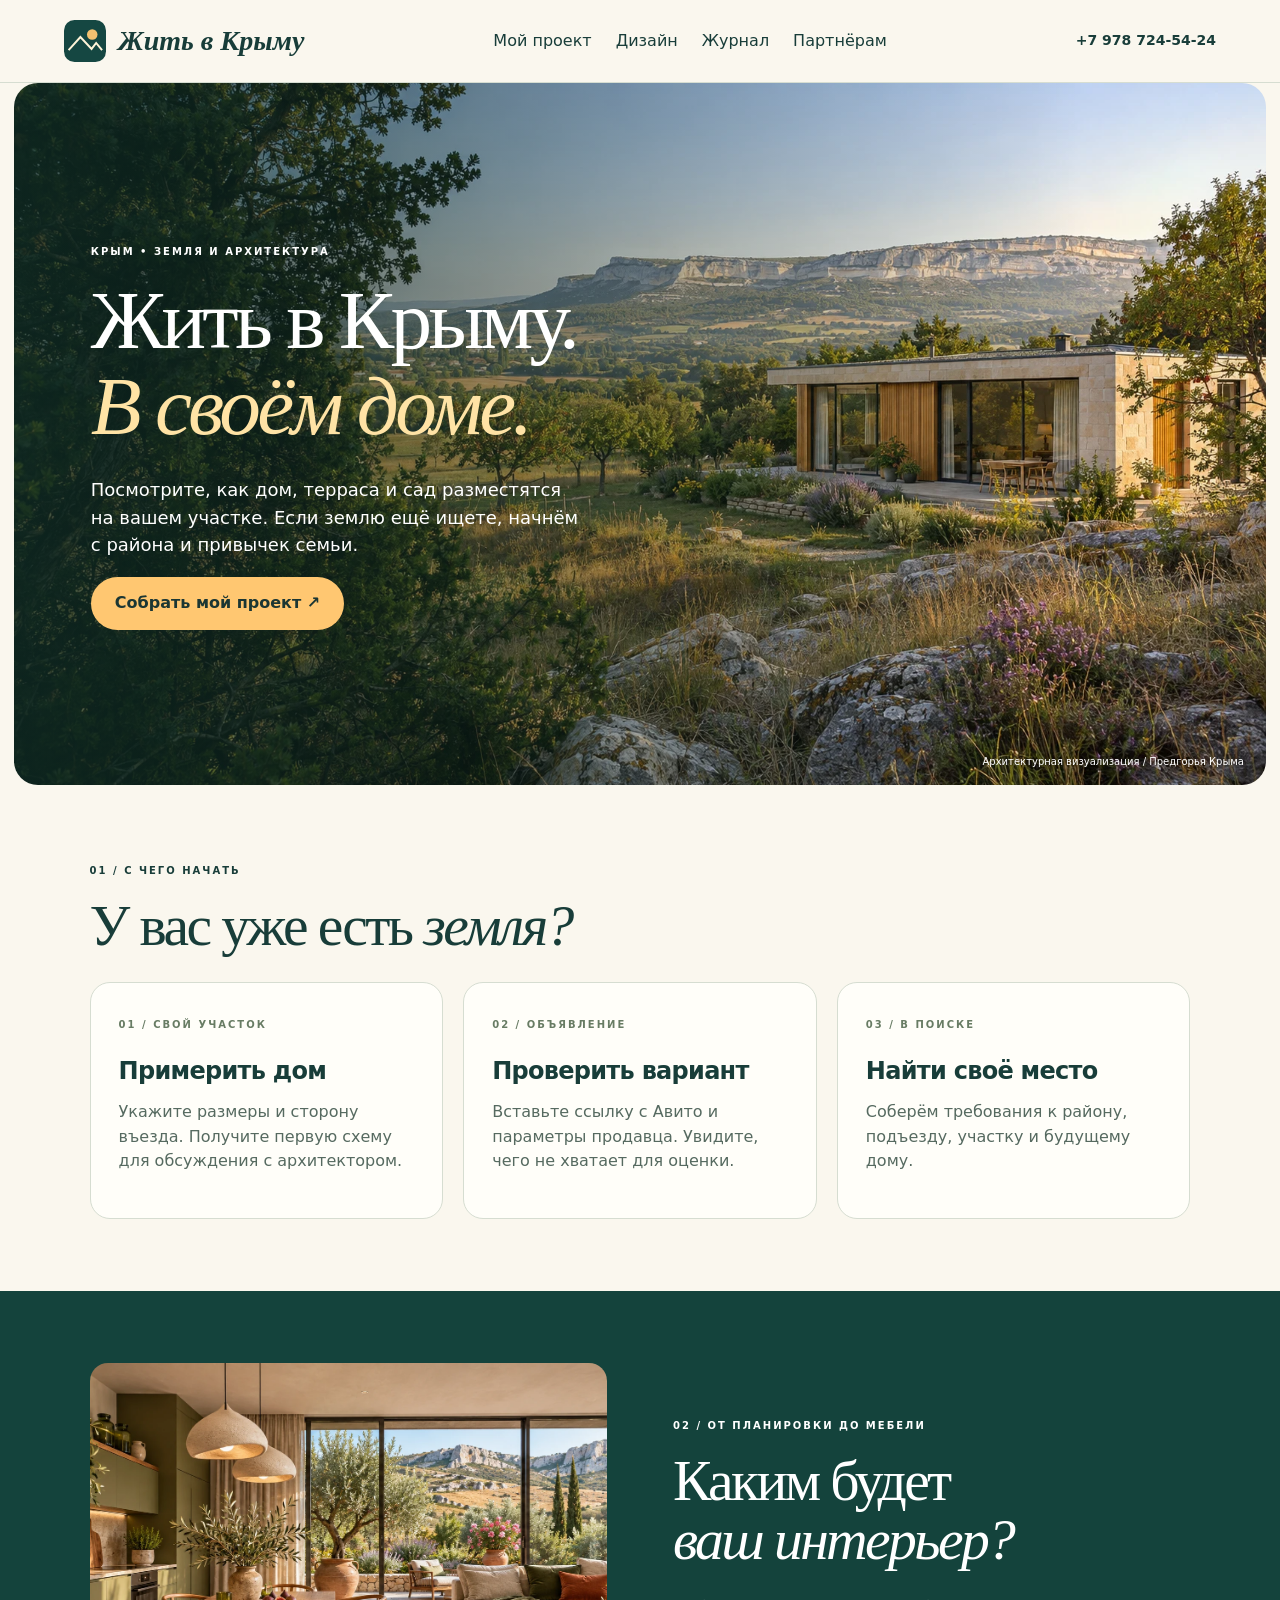
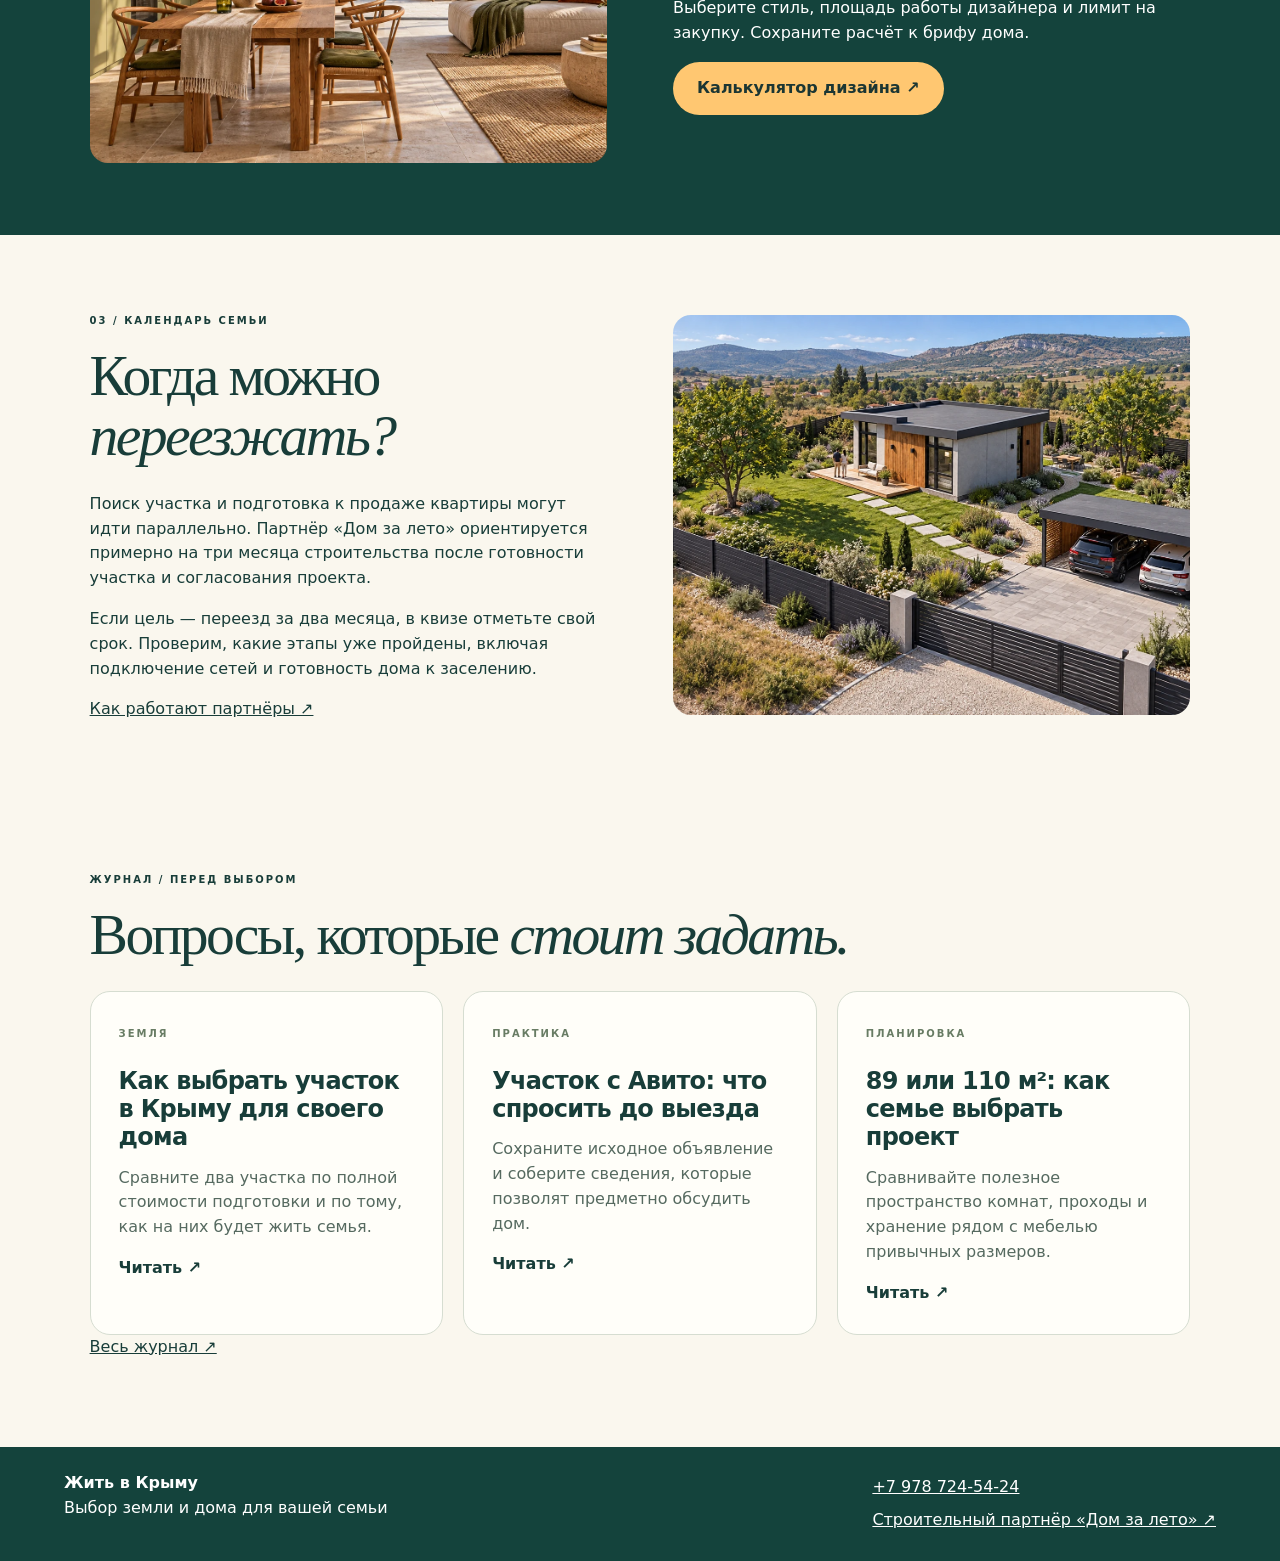
<file: index.html>
<!doctype html><html lang="ru"><head><meta charset="utf-8"><meta name="viewport" content="width=device-width,initial-scale=1"><title>Жить в своём доме в Крыму · Жить в Крыму</title><meta name="description" content="Подберите участок, примерьте дом и получите схему размещения и предварительное предложение для вашей семьи."><meta name="theme-color" content="#123e39"><link rel="icon" href="assets/mark.svg"><link rel="stylesheet" href="site.css"><link rel="canonical" href="https://sanatsergej-cmyk.github.io/zhit-v-krymu/"></head><body><header><a class="brand" href="index.html"><img src="assets/mark.svg" width="42" height="42" alt="">Жить в Крыму</a><nav><a href="quiz.html">Мой проект</a><a href="design.html">Дизайн</a><a href="journal/index.html">Журнал</a><a href="partners.html">Партнёрам</a></nav><a class="phone" href="tel:+79787245424">+7 978 724-54-24</a></header><main><div class="hero"><div><small>КРЫМ • ЗЕМЛЯ И АРХИТЕКТУРА</small><h1>Жить в Крыму.<br><i>В своём доме.</i></h1><p>Посмотрите, как дом, терраса и сад разместятся на вашем участке. Если землю ещё ищете, начнём с района и привычек семьи.</p><a class="btn gold" href="quiz.html">Собрать мой проект ↗</a></div><span>Архитектурная визуализация / Предгорья Крыма</span></div>
<section><small>01 / С ЧЕГО НАЧАТЬ</small><h2>У вас уже есть <i>земля?</i></h2><div class="cards"><a class="story" href="quiz.html?path=own"><small>01 / СВОЙ УЧАСТОК</small><h3>Примерить дом</h3><p>Укажите размеры и сторону въезда. Получите первую схему для обсуждения с архитектором.</p></a><a class="story" href="quiz.html?path=listing"><small>02 / ОБЪЯВЛЕНИЕ</small><h3>Проверить вариант</h3><p>Вставьте ссылку с Авито и параметры продавца. Увидите, чего не хватает для оценки.</p></a><a class="story" href="quiz.html?path=search"><small>03 / В ПОИСКЕ</small><h3>Найти своё место</h3><p>Соберём требования к району, подъезду, участку и будущему дому.</p></a></div></section>
<section class="dark duo"><img src="assets/interior.webp" loading="lazy" alt="Концепция кухни и гостиной в природной палитре"><div><small>02 / ОТ ПЛАНИРОВКИ ДО МЕБЕЛИ</small><h2>Каким будет<br><i>ваш интерьер?</i></h2><p>Выберите стиль, площадь работы дизайнера и лимит на закупку. Сохраните расчёт к брифу дома.</p><a class="btn gold" href="design.html">Калькулятор дизайна ↗</a></div></section>
<section class="duo"><div><small>03 / КАЛЕНДАРЬ СЕМЬИ</small><h2>Когда можно<br><i>переезжать?</i></h2><p>Поиск участка и подготовка к продаже квартиры могут идти параллельно. Партнёр «Дом за лето» ориентируется примерно на три месяца строительства после готовности участка и согласования проекта.</p><p>Если цель — переезд за два месяца, в квизе отметьте свой срок. Проверим, какие этапы уже пройдены, включая подключение сетей и готовность дома к заселению.</p><a href="partners.html">Как работают партнёры ↗</a></div><img loading="lazy" src="assets/garden.webp" alt="Вариант посадки дома и благоустройства участка"></section><section><small>ЖУРНАЛ / ПЕРЕД ВЫБОРОМ</small><h2>Вопросы, которые <i>стоит задать.</i></h2><div class="cards"><a class="story" href="journal/vybor-uchastka.html"><small>Земля</small><h3>Как выбрать участок в Крыму для своего дома</h3><p>Сравните два участка по полной стоимости подготовки и по тому, как на них будет жить семья.</p><b>Читать ↗</b></a><a class="story" href="journal/obyavlenie.html"><small>Практика</small><h3>Участок с Авито: что спросить до выезда</h3><p>Сохраните исходное объявление и соберите сведения, которые позволят предметно обсудить дом.</p><b>Читать ↗</b></a><a class="story" href="journal/vybor-doma.html"><small>Планировка</small><h3>89 или 110 м²: как семье выбрать проект</h3><p>Сравнивайте полезное пространство комнат, проходы и хранение рядом с мебелью привычных размеров.</p><b>Читать ↗</b></a></div><p><a href="journal/index.html">Весь журнал ↗</a></p></section></main><footer><div><strong>Жить в Крыму</strong><p>Выбор земли и дома для вашей семьи</p></div><div><a href="tel:+79787245424">+7 978 724-54-24</a><a href="https://sanatsergej-cmyk.github.io/dom-za-leto/#/technology">Строительный партнёр «Дом за лето» ↗</a></div></footer></body></html>
</file>
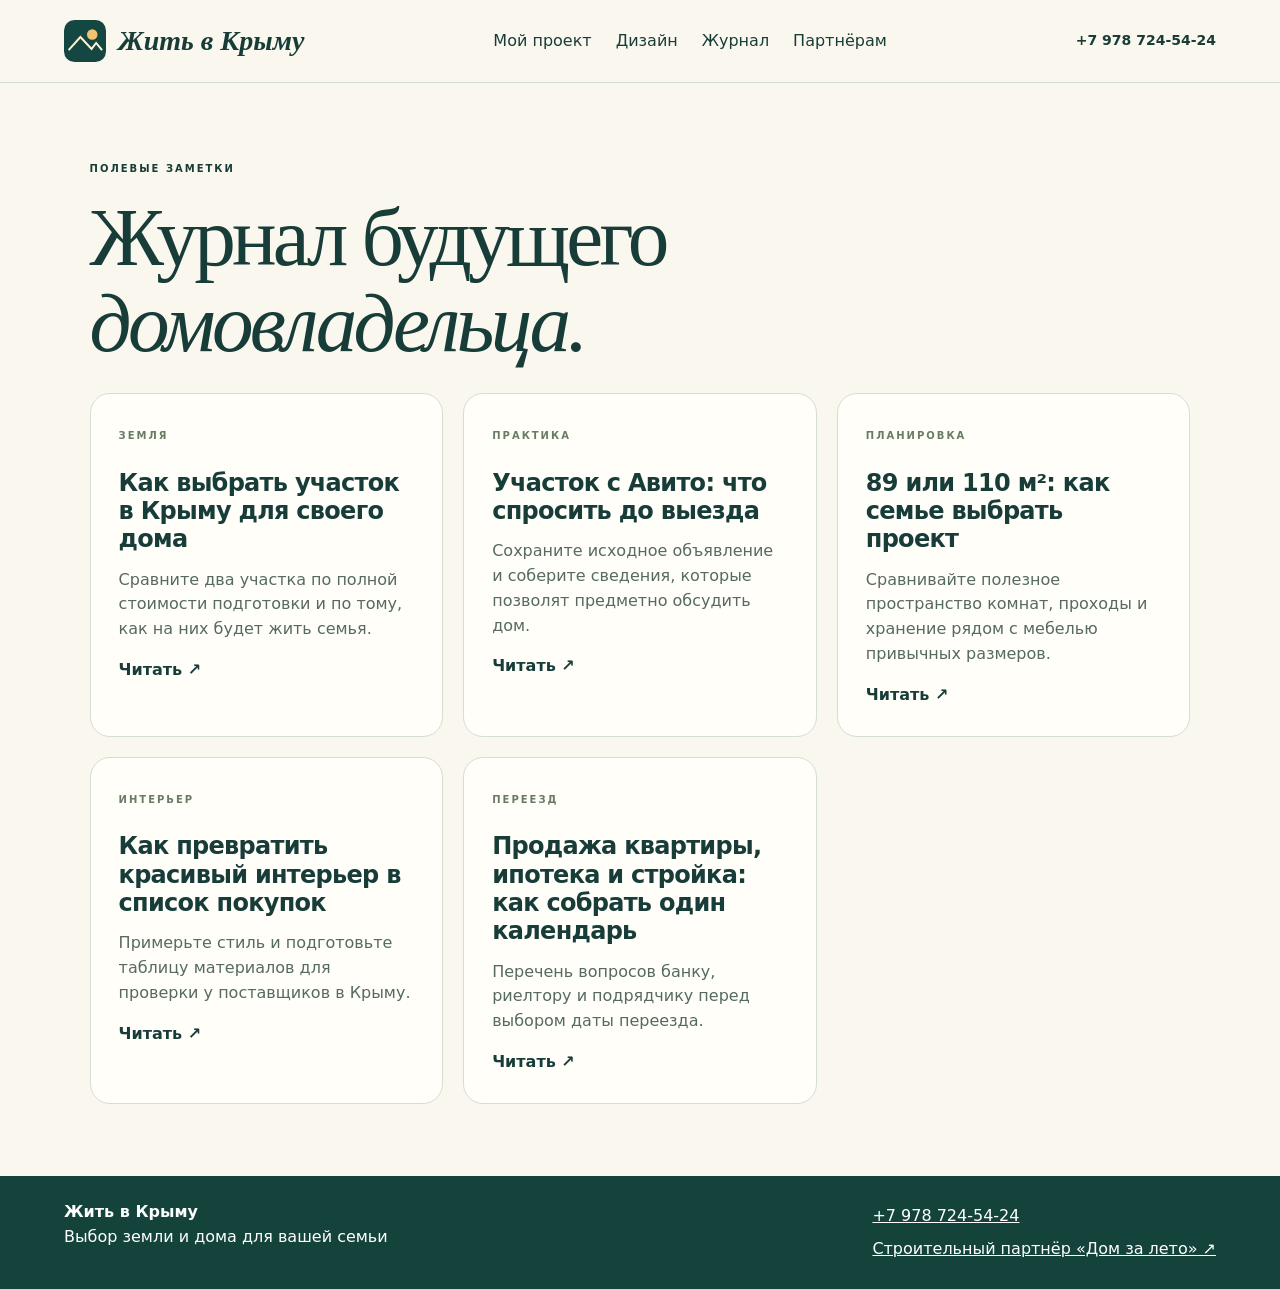
<file: journal/index.html>
<!doctype html><html lang="ru"><head><meta charset="utf-8">
<meta name="viewport" content="width=device-width,initial-scale=1">
<title>Журнал о земле, доме и переезде · Жить в Крыму</title>
<meta name="description" content="Практические материалы о выборе участка и строительстве.">
<link rel="canonical" href="https://sanatsergej-cmyk.github.io/zhit-v-krymu/journal/">
<link rel="icon" href="../assets/mark.svg"><link rel="stylesheet" href="../site.css">
</head><body><header><a class="brand" href="../index.html"><img src="../assets/mark.svg" width="42" height="42" alt="">Жить в Крыму</a><nav><a href="../quiz.html">Мой проект</a><a href="../design.html">Дизайн</a><a href="../journal/index.html">Журнал</a><a href="../partners.html">Партнёрам</a></nav><a class="phone" href="tel:+79787245424">+7 978 724-54-24</a></header><main><section><small>ПОЛЕВЫЕ ЗАМЕТКИ</small><h1>Журнал будущего<br><i>домовладельца.</i></h1><div class="cards"><a class="story" href="vybor-uchastka.html"><small>Земля</small><h3>Как выбрать участок в Крыму для своего дома</h3><p>Сравните два участка по полной стоимости подготовки и по тому, как на них будет жить семья.</p><b>Читать ↗</b></a><a class="story" href="obyavlenie.html"><small>Практика</small><h3>Участок с Авито: что спросить до выезда</h3><p>Сохраните исходное объявление и соберите сведения, которые позволят предметно обсудить дом.</p><b>Читать ↗</b></a><a class="story" href="vybor-doma.html"><small>Планировка</small><h3>89 или 110 м²: как семье выбрать проект</h3><p>Сравнивайте полезное пространство комнат, проходы и хранение рядом с мебелью привычных размеров.</p><b>Читать ↗</b></a><a class="story" href="dizayn.html"><small>Интерьер</small><h3>Как превратить красивый интерьер в список покупок</h3><p>Примерьте стиль и подготовьте таблицу материалов для проверки у поставщиков в Крыму.</p><b>Читать ↗</b></a><a class="story" href="finansirovanie.html"><small>Переезд</small><h3>Продажа квартиры, ипотека и стройка: как собрать один календарь</h3><p>Перечень вопросов банку, риелтору и подрядчику перед выбором даты переезда.</p><b>Читать ↗</b></a></div></section></main><footer><div><strong>Жить в Крыму</strong><p>Выбор земли и дома для вашей семьи</p></div><div><a href="tel:+79787245424">+7 978 724-54-24</a><a href="https://sanatsergej-cmyk.github.io/dom-za-leto/#/technology">Строительный партнёр «Дом за лето» ↗</a></div></footer></body></html>
</file>
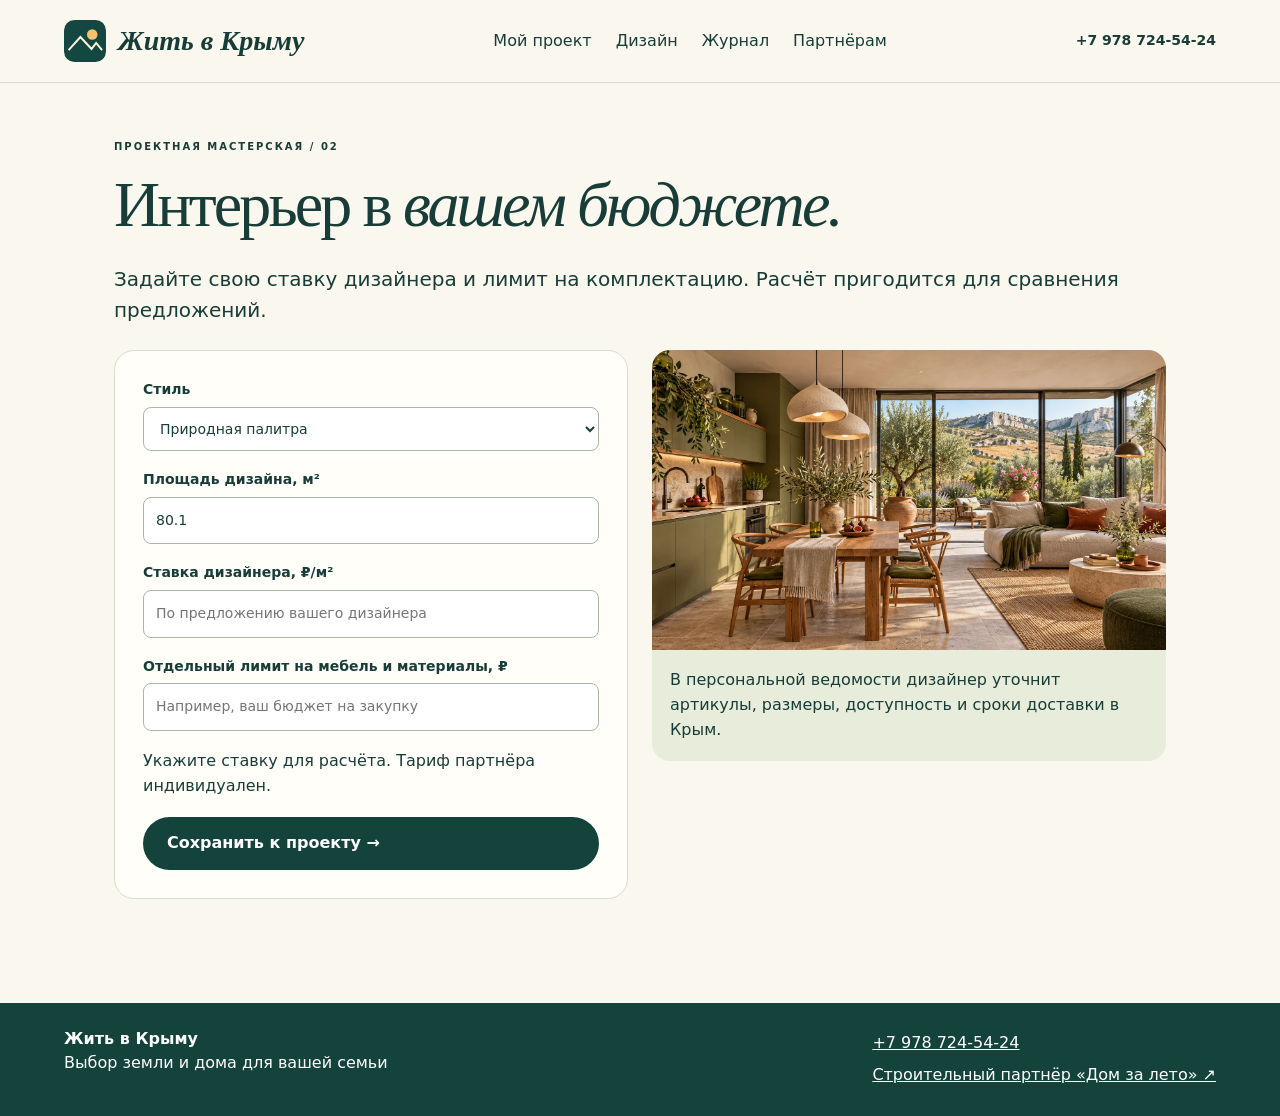
<file: design.html>
<!doctype html><html lang="ru"><head><meta charset="utf-8"><meta name="viewport" content="width=device-width,initial-scale=1"><title>Калькулятор дизайна · Жить в Крыму</title><meta name="description" content="Рассчитайте ориентир стоимости дизайн-проекта и отдельный бюджет мебели и отделки."><meta name="theme-color" content="#123e39"><link rel="icon" href="assets/mark.svg"><link rel="stylesheet" href="site.css"><link rel="canonical" href="https://sanatsergej-cmyk.github.io/zhit-v-krymu/design.html"></head><body><header><a class="brand" href="index.html"><img src="assets/mark.svg" width="42" height="42" alt="">Жить в Крыму</a><nav><a href="quiz.html">Мой проект</a><a href="design.html">Дизайн</a><a href="journal/index.html">Журнал</a><a href="partners.html">Партнёрам</a></nav><a class="phone" href="tel:+79787245424">+7 978 724-54-24</a></header><main><section class="studio"><small>ПРОЕКТНАЯ МАСТЕРСКАЯ / 02</small><h1>Интерьер в <i>вашем бюджете.</i></h1><div id="design"></div></section></main><footer><div><strong>Жить в Крыму</strong><p>Выбор земли и дома для вашей семьи</p></div><div><a href="tel:+79787245424">+7 978 724-54-24</a><a href="https://sanatsergej-cmyk.github.io/dom-za-leto/#/technology">Строительный партнёр «Дом за лето» ↗</a></div></footer><script src="studio.js" defer></script></body></html>
</file>
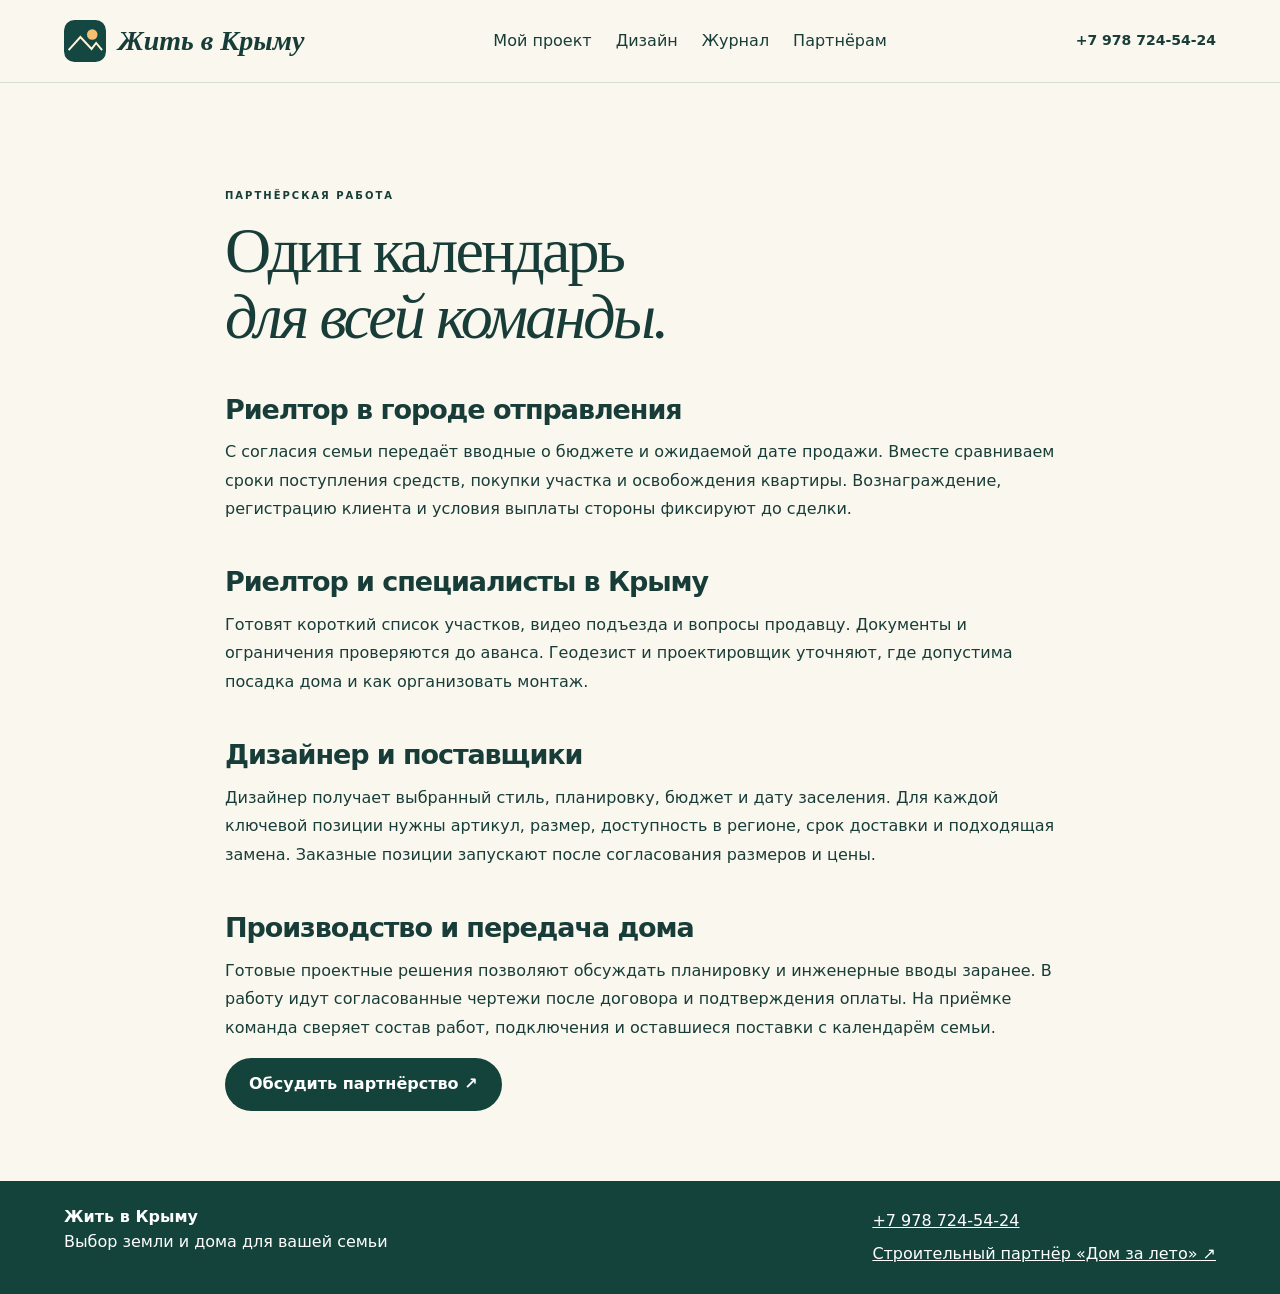
<file: partners.html>
<!doctype html><html lang="ru"><head><meta charset="utf-8"><meta name="viewport" content="width=device-width,initial-scale=1"><title>Риелторам и дизайнерам · Жить в Крыму</title><meta name="description" content="Как координировать продажу жилья, подбор участка и комплектацию дома в Крыму."><meta name="theme-color" content="#123e39"><link rel="icon" href="assets/mark.svg"><link rel="stylesheet" href="site.css"><link rel="canonical" href="https://sanatsergej-cmyk.github.io/zhit-v-krymu/partners.html"></head><body><header><a class="brand" href="index.html"><img src="assets/mark.svg" width="42" height="42" alt="">Жить в Крыму</a><nav><a href="quiz.html">Мой проект</a><a href="design.html">Дизайн</a><a href="journal/index.html">Журнал</a><a href="partners.html">Партнёрам</a></nav><a class="phone" href="tel:+79787245424">+7 978 724-54-24</a></header><main><section class="reading"><small>ПАРТНЁРСКАЯ РАБОТА</small><h1>Один календарь<br><i>для всей команды.</i></h1><h2>Риелтор в городе отправления</h2><p>С согласия семьи передаёт вводные о бюджете и ожидаемой дате продажи. Вместе сравниваем сроки поступления средств, покупки участка и освобождения квартиры. Вознаграждение, регистрацию клиента и условия выплаты стороны фиксируют до сделки.</p><h2>Риелтор и специалисты в Крыму</h2><p>Готовят короткий список участков, видео подъезда и вопросы продавцу. Документы и ограничения проверяются до аванса. Геодезист и проектировщик уточняют, где допустима посадка дома и как организовать монтаж.</p><h2>Дизайнер и поставщики</h2><p>Дизайнер получает выбранный стиль, планировку, бюджет и дату заселения. Для каждой ключевой позиции нужны артикул, размер, доступность в регионе, срок доставки и подходящая замена. Заказные позиции запускают после согласования размеров и цены.</p><h2>Производство и передача дома</h2><p>Готовые проектные решения позволяют обсуждать планировку и инженерные вводы заранее. В работу идут согласованные чертежи после договора и подтверждения оплаты. На приёмке команда сверяет состав работ, подключения и оставшиеся поставки с календарём семьи.</p><a class="btn" href="tel:+79787245424">Обсудить партнёрство ↗</a></section></main><footer><div><strong>Жить в Крыму</strong><p>Выбор земли и дома для вашей семьи</p></div><div><a href="tel:+79787245424">+7 978 724-54-24</a><a href="https://sanatsergej-cmyk.github.io/dom-za-leto/#/technology">Строительный партнёр «Дом за лето» ↗</a></div></footer></body></html>
</file>
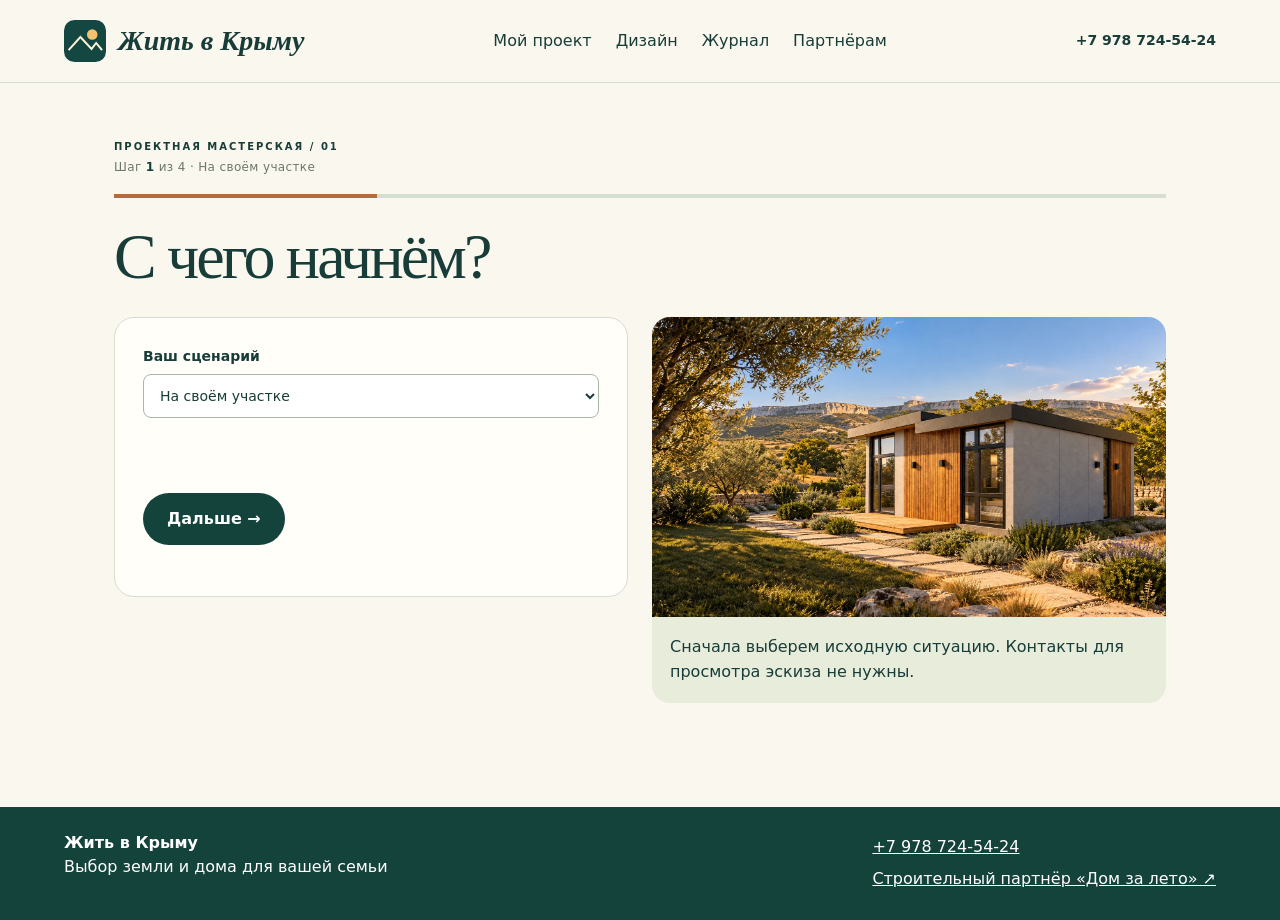
<file: quiz.html>
<!doctype html><html lang="ru"><head><meta charset="utf-8"><meta name="viewport" content="width=device-width,initial-scale=1"><title>Примерить дом на участке · Жить в Крыму</title><meta name="description" content="Интерактивный бриф и схема размещения дома по размерам и пожеланиям."><meta name="theme-color" content="#123e39"><link rel="icon" href="assets/mark.svg"><link rel="stylesheet" href="site.css"><link rel="canonical" href="https://sanatsergej-cmyk.github.io/zhit-v-krymu/quiz.html"></head><body><header><a class="brand" href="index.html"><img src="assets/mark.svg" width="42" height="42" alt="">Жить в Крыму</a><nav><a href="quiz.html">Мой проект</a><a href="design.html">Дизайн</a><a href="journal/index.html">Журнал</a><a href="partners.html">Партнёрам</a></nav><a class="phone" href="tel:+79787245424">+7 978 724-54-24</a></header><main><section class="studio"><small>ПРОЕКТНАЯ МАСТЕРСКАЯ / 01</small><div id="quiz"></div><noscript>Для расчёта включите JavaScript или позвоните по номеру в шапке.</noscript></section></main><footer><div><strong>Жить в Крыму</strong><p>Выбор земли и дома для вашей семьи</p></div><div><a href="tel:+79787245424">+7 978 724-54-24</a><a href="https://sanatsergej-cmyk.github.io/dom-za-leto/#/technology">Строительный партнёр «Дом за лето» ↗</a></div></footer><script src="config.js" defer></script><script src="prompt-rules.js" defer></script><script src="studio.js" defer></script></body></html>
</file>
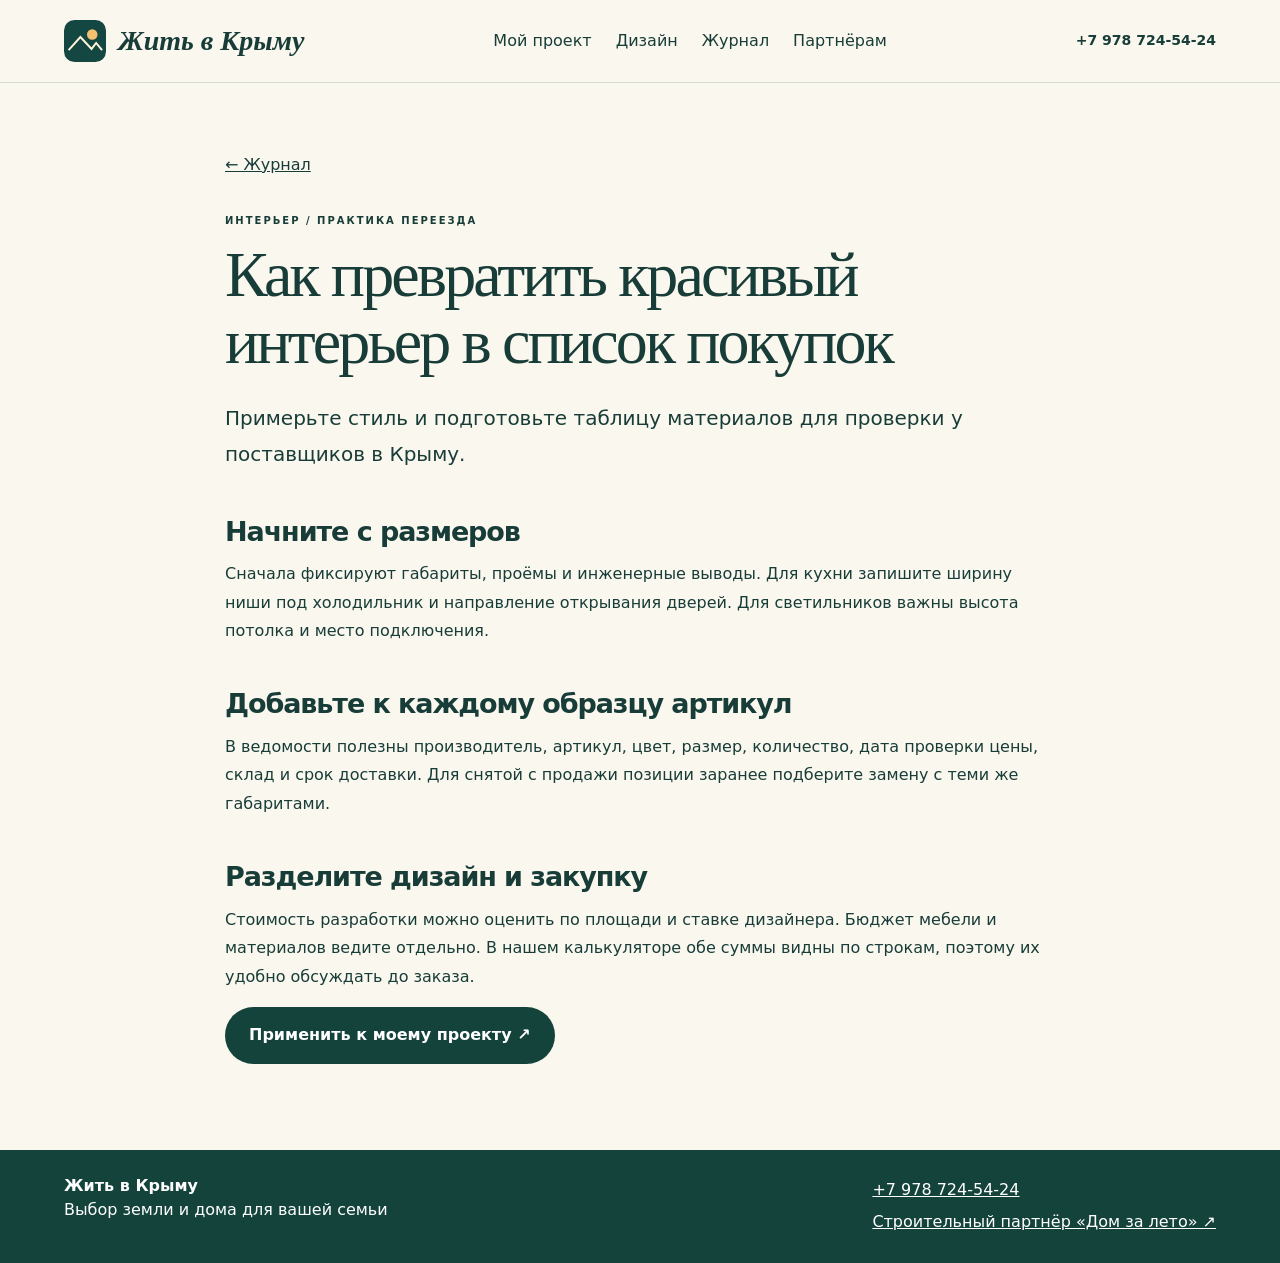
<file: journal/dizayn.html>
<!doctype html><html lang="ru"><head><meta charset="utf-8">
<meta name="viewport" content="width=device-width,initial-scale=1">
<title>Как превратить красивый интерьер в список покупок · Жить в Крыму</title>
<meta name="description" content="Примерьте стиль и подготовьте таблицу материалов для проверки у поставщиков в Крыму.">
<link rel="canonical" href="https://sanatsergej-cmyk.github.io/zhit-v-krymu/journal/dizayn.html">
<link rel="icon" href="../assets/mark.svg"><link rel="stylesheet" href="../site.css">
</head><body><header><a class="brand" href="../index.html"><img src="../assets/mark.svg" width="42" height="42" alt="">Жить в Крыму</a><nav><a href="../quiz.html">Мой проект</a><a href="../design.html">Дизайн</a><a href="../journal/index.html">Журнал</a><a href="../partners.html">Партнёрам</a></nav><a class="phone" href="tel:+79787245424">+7 978 724-54-24</a></header><main><article class="reading"><a href="index.html">← Журнал</a><small>Интерьер / Практика переезда</small><h1>Как превратить красивый интерьер в список покупок</h1><p class="lead">Примерьте стиль и подготовьте таблицу материалов для проверки у поставщиков в Крыму.</p><h2>Начните с размеров</h2><p>Сначала фиксируют габариты, проёмы и инженерные выводы. Для кухни запишите ширину ниши под холодильник и направление открывания дверей. Для светильников важны высота потолка и место подключения.</p><h2>Добавьте к каждому образцу артикул</h2><p>В ведомости полезны производитель, артикул, цвет, размер, количество, дата проверки цены, склад и срок доставки. Для снятой с продажи позиции заранее подберите замену с теми же габаритами.</p><h2>Разделите дизайн и закупку</h2><p>Стоимость разработки можно оценить по площади и ставке дизайнера. Бюджет мебели и материалов ведите отдельно. В нашем калькуляторе обе суммы видны по строкам, поэтому их удобно обсуждать до заказа.</p><p><a class="btn" href="../design.html">Применить к моему проекту ↗</a></p></article></main><footer><div><strong>Жить в Крыму</strong><p>Выбор земли и дома для вашей семьи</p></div><div><a href="tel:+79787245424">+7 978 724-54-24</a><a href="https://sanatsergej-cmyk.github.io/dom-za-leto/#/technology">Строительный партнёр «Дом за лето» ↗</a></div></footer></body></html>
</file>
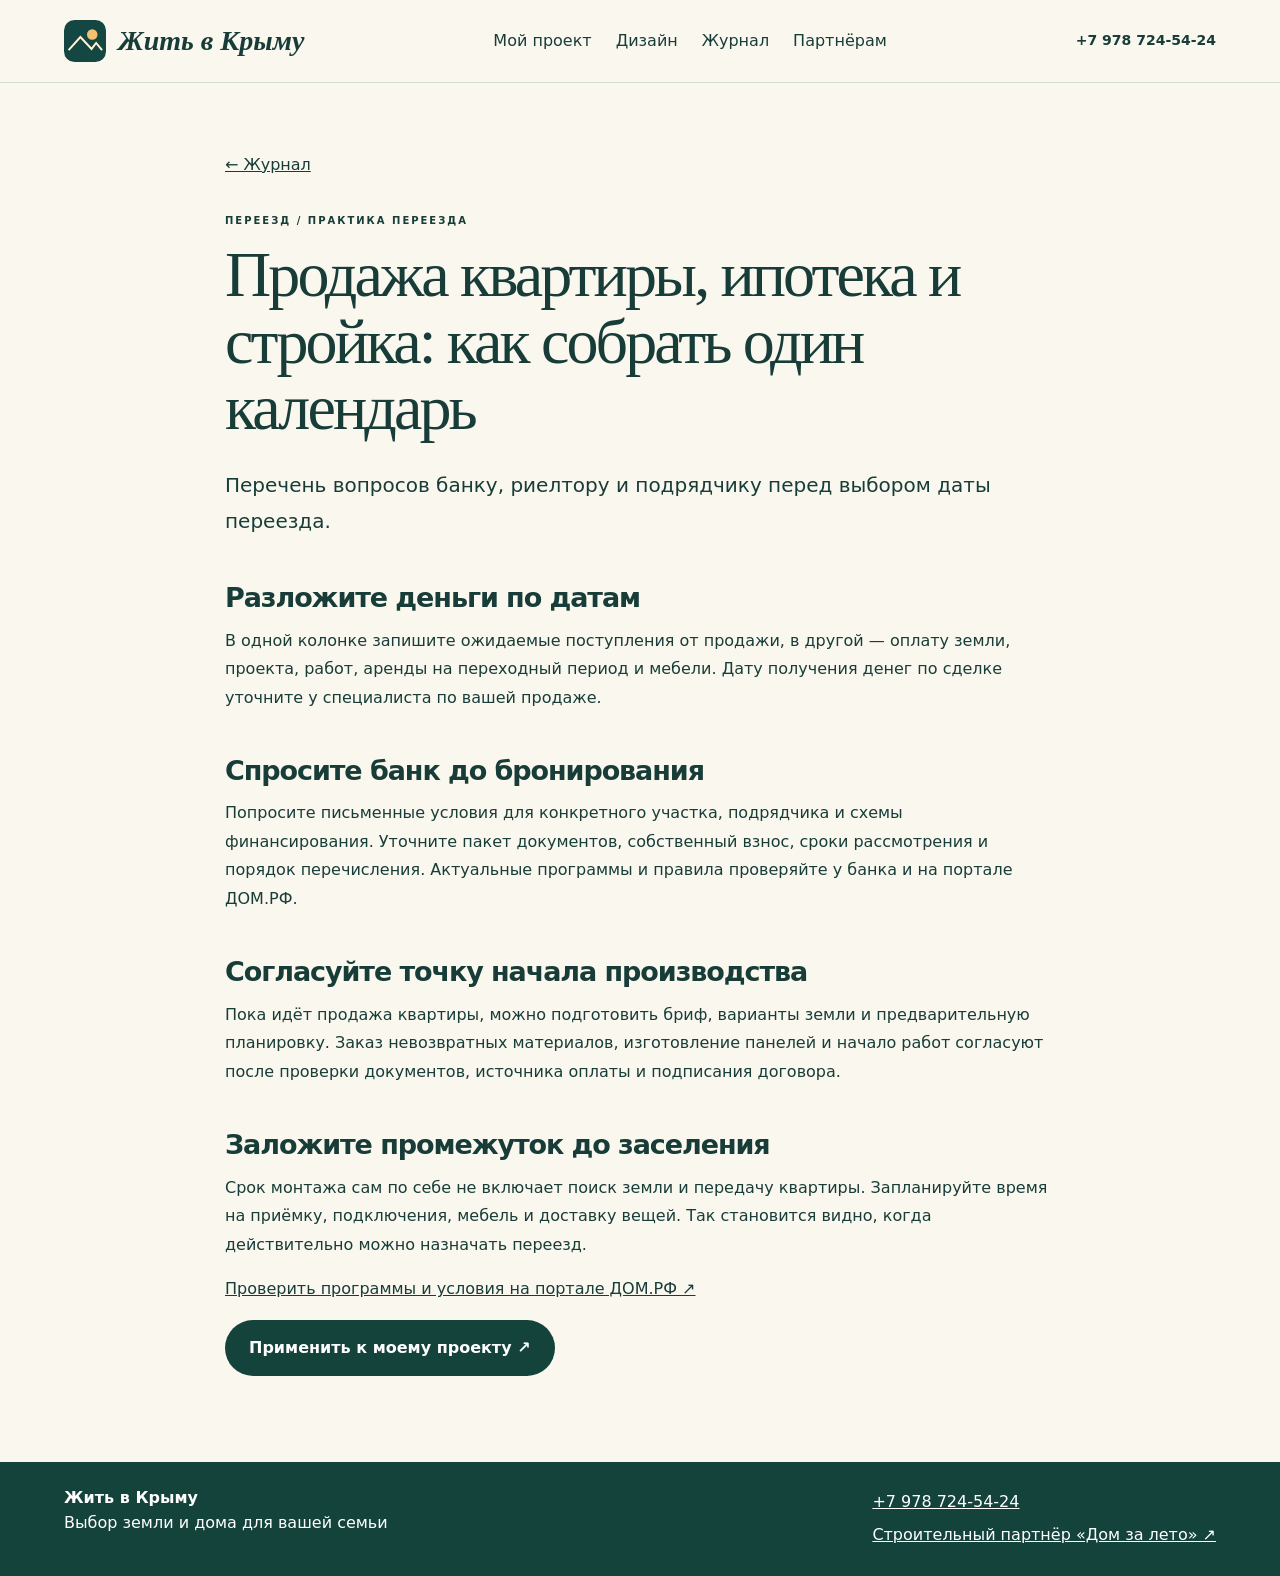
<file: journal/finansirovanie.html>
<!doctype html><html lang="ru"><head><meta charset="utf-8">
<meta name="viewport" content="width=device-width,initial-scale=1">
<title>Продажа квартиры, ипотека и стройка: как собрать один календарь · Жить в Крыму</title>
<meta name="description" content="Перечень вопросов банку, риелтору и подрядчику перед выбором даты переезда.">
<link rel="canonical" href="https://sanatsergej-cmyk.github.io/zhit-v-krymu/journal/finansirovanie.html">
<link rel="icon" href="../assets/mark.svg"><link rel="stylesheet" href="../site.css">
</head><body><header><a class="brand" href="../index.html"><img src="../assets/mark.svg" width="42" height="42" alt="">Жить в Крыму</a><nav><a href="../quiz.html">Мой проект</a><a href="../design.html">Дизайн</a><a href="../journal/index.html">Журнал</a><a href="../partners.html">Партнёрам</a></nav><a class="phone" href="tel:+79787245424">+7 978 724-54-24</a></header><main><article class="reading"><a href="index.html">← Журнал</a><small>Переезд / Практика переезда</small><h1>Продажа квартиры, ипотека и стройка: как собрать один календарь</h1><p class="lead">Перечень вопросов банку, риелтору и подрядчику перед выбором даты переезда.</p><h2>Разложите деньги по датам</h2><p>В одной колонке запишите ожидаемые поступления от продажи, в другой — оплату земли, проекта, работ, аренды на переходный период и мебели. Дату получения денег по сделке уточните у специалиста по вашей продаже.</p><h2>Спросите банк до бронирования</h2><p>Попросите письменные условия для конкретного участка, подрядчика и схемы финансирования. Уточните пакет документов, собственный взнос, сроки рассмотрения и порядок перечисления. Актуальные программы и правила проверяйте у банка и на портале ДОМ.РФ.</p><h2>Согласуйте точку начала производства</h2><p>Пока идёт продажа квартиры, можно подготовить бриф, варианты земли и предварительную планировку. Заказ невозвратных материалов, изготовление панелей и начало работ согласуют после проверки документов, источника оплаты и подписания договора.</p><h2>Заложите промежуток до заселения</h2><p>Срок монтажа сам по себе не включает поиск земли и передачу квартиры. Запланируйте время на приёмку, подключения, мебель и доставку вещей. Так становится видно, когда действительно можно назначать переезд.</p><p><a href="https://спроси.дом.рф/">Проверить программы и условия на портале ДОМ.РФ ↗</a></p><p><a class="btn" href="../quiz.html">Применить к моему проекту ↗</a></p></article></main><footer><div><strong>Жить в Крыму</strong><p>Выбор земли и дома для вашей семьи</p></div><div><a href="tel:+79787245424">+7 978 724-54-24</a><a href="https://sanatsergej-cmyk.github.io/dom-za-leto/#/technology">Строительный партнёр «Дом за лето» ↗</a></div></footer></body></html>
</file>
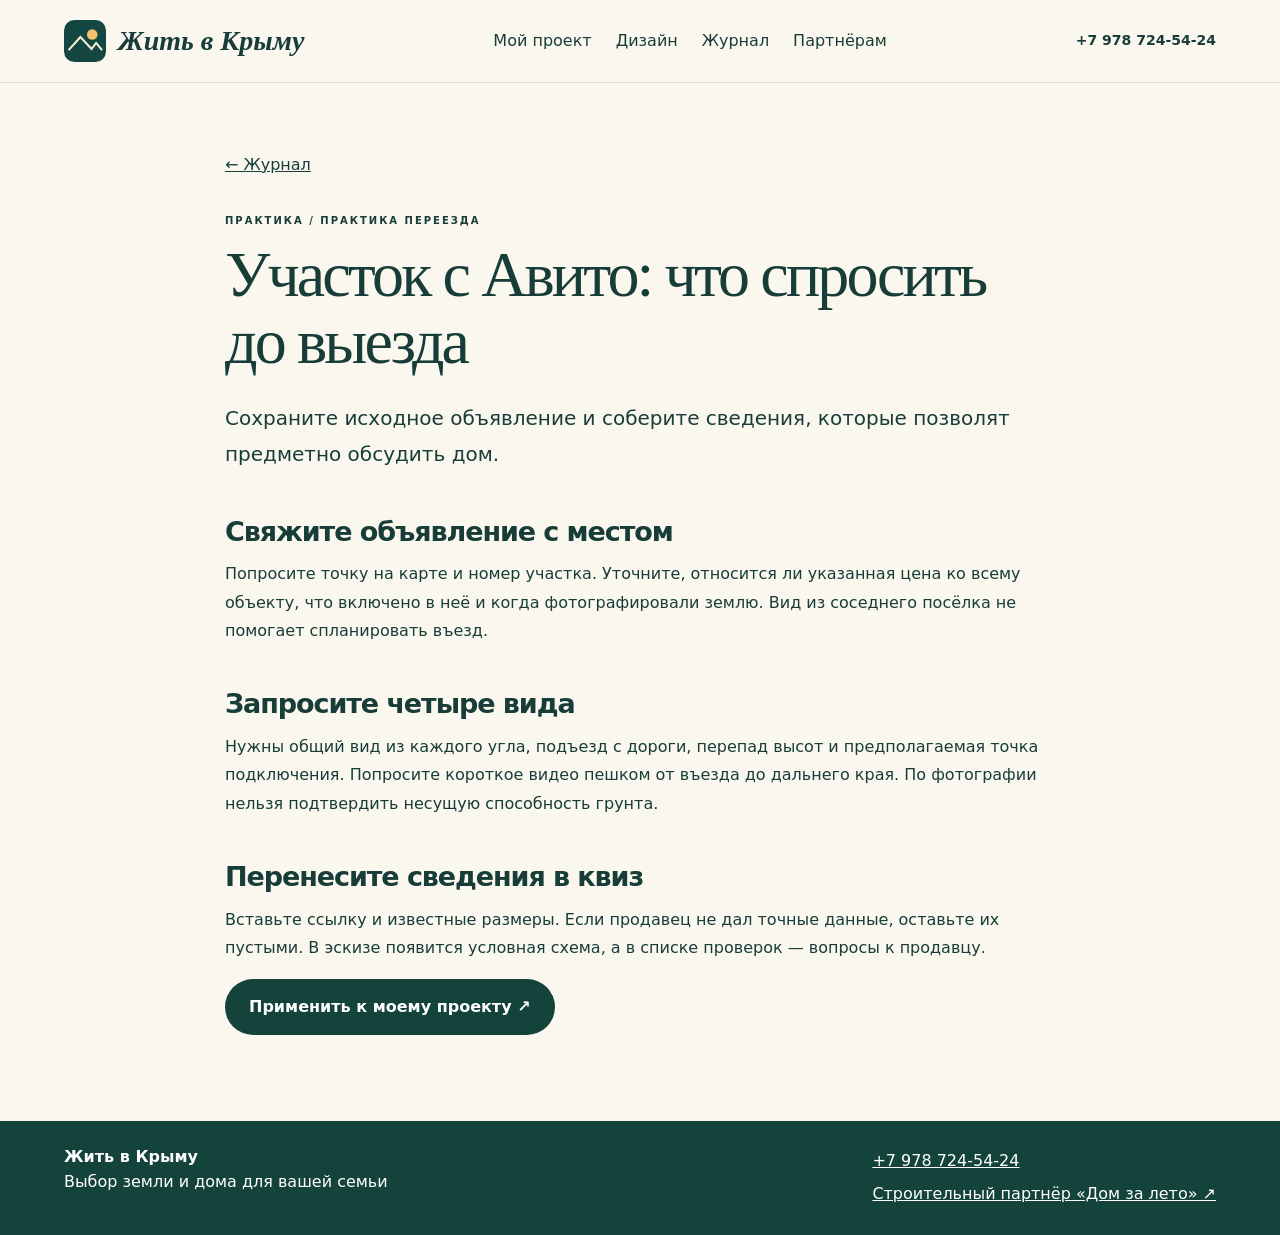
<file: journal/obyavlenie.html>
<!doctype html><html lang="ru"><head><meta charset="utf-8">
<meta name="viewport" content="width=device-width,initial-scale=1">
<title>Участок с Авито: что спросить до выезда · Жить в Крыму</title>
<meta name="description" content="Сохраните исходное объявление и соберите сведения, которые позволят предметно обсудить дом.">
<link rel="canonical" href="https://sanatsergej-cmyk.github.io/zhit-v-krymu/journal/obyavlenie.html">
<link rel="icon" href="../assets/mark.svg"><link rel="stylesheet" href="../site.css">
</head><body><header><a class="brand" href="../index.html"><img src="../assets/mark.svg" width="42" height="42" alt="">Жить в Крыму</a><nav><a href="../quiz.html">Мой проект</a><a href="../design.html">Дизайн</a><a href="../journal/index.html">Журнал</a><a href="../partners.html">Партнёрам</a></nav><a class="phone" href="tel:+79787245424">+7 978 724-54-24</a></header><main><article class="reading"><a href="index.html">← Журнал</a><small>Практика / Практика переезда</small><h1>Участок с Авито: что спросить до выезда</h1><p class="lead">Сохраните исходное объявление и соберите сведения, которые позволят предметно обсудить дом.</p><h2>Свяжите объявление с местом</h2><p>Попросите точку на карте и номер участка. Уточните, относится ли указанная цена ко всему объекту, что включено в неё и когда фотографировали землю. Вид из соседнего посёлка не помогает спланировать въезд.</p><h2>Запросите четыре вида</h2><p>Нужны общий вид из каждого угла, подъезд с дороги, перепад высот и предполагаемая точка подключения. Попросите короткое видео пешком от въезда до дальнего края. По фотографии нельзя подтвердить несущую способность грунта.</p><h2>Перенесите сведения в квиз</h2><p>Вставьте ссылку и известные размеры. Если продавец не дал точные данные, оставьте их пустыми. В эскизе появится условная схема, а в списке проверок — вопросы к продавцу.</p><p><a class="btn" href="../quiz.html">Применить к моему проекту ↗</a></p></article></main><footer><div><strong>Жить в Крыму</strong><p>Выбор земли и дома для вашей семьи</p></div><div><a href="tel:+79787245424">+7 978 724-54-24</a><a href="https://sanatsergej-cmyk.github.io/dom-za-leto/#/technology">Строительный партнёр «Дом за лето» ↗</a></div></footer></body></html>
</file>
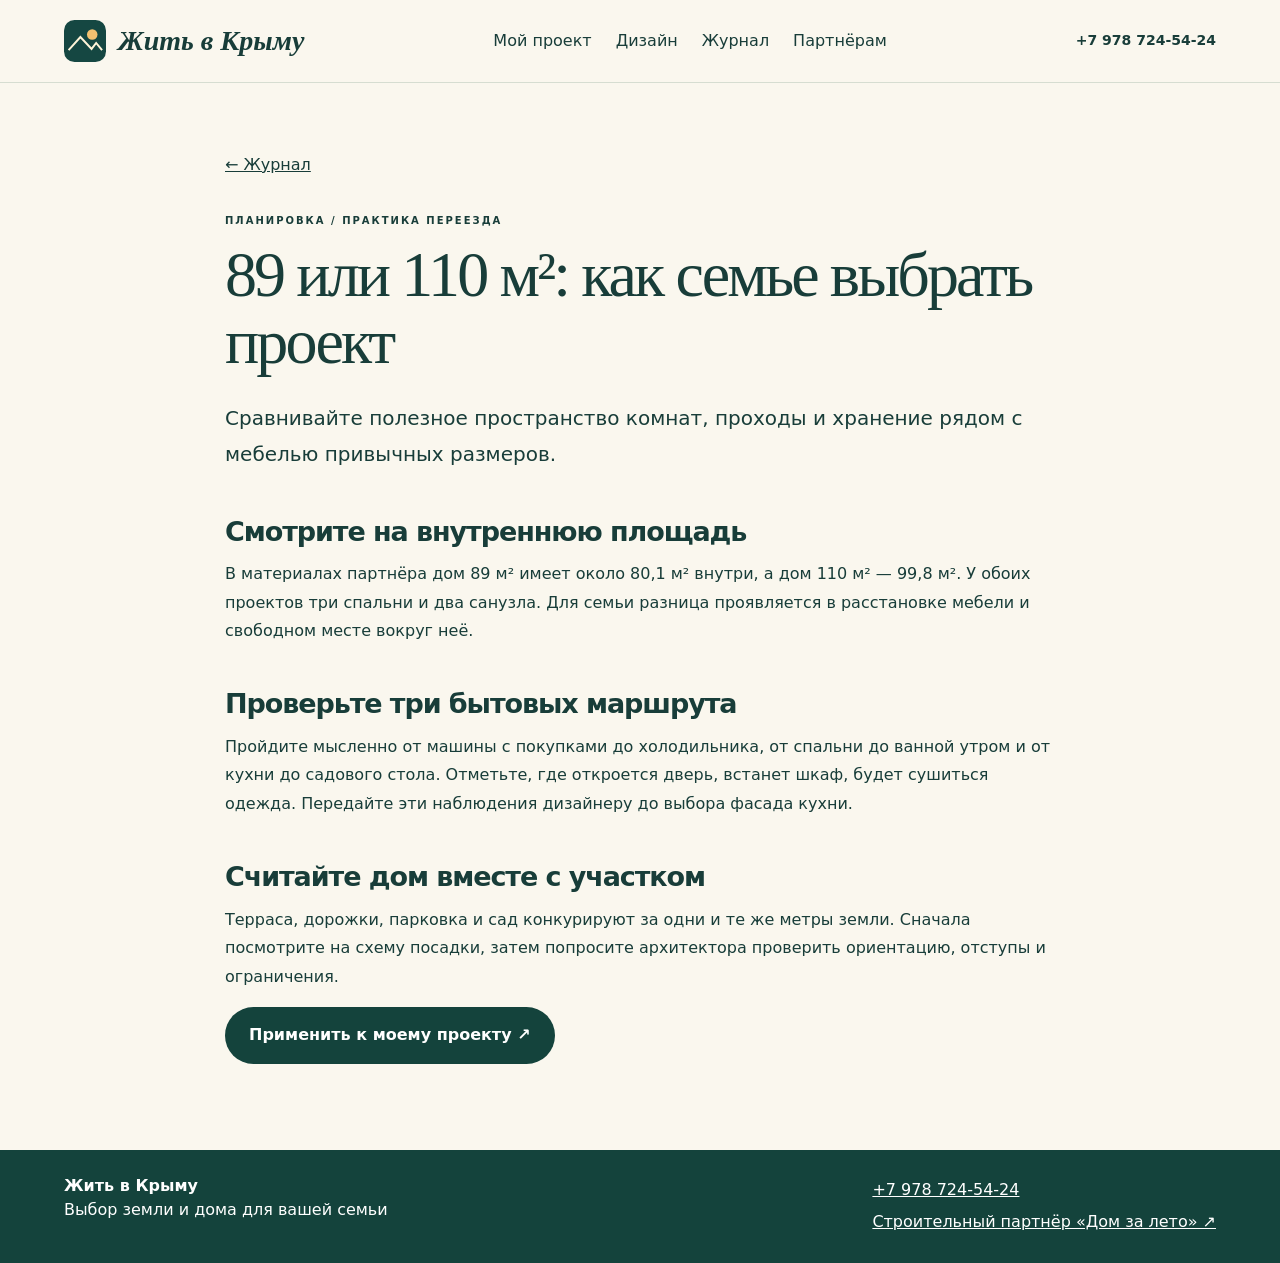
<file: journal/vybor-doma.html>
<!doctype html><html lang="ru"><head><meta charset="utf-8">
<meta name="viewport" content="width=device-width,initial-scale=1">
<title>89 или 110 м²: как семье выбрать проект · Жить в Крыму</title>
<meta name="description" content="Сравнивайте полезное пространство комнат, проходы и хранение рядом с мебелью привычных размеров.">
<link rel="canonical" href="https://sanatsergej-cmyk.github.io/zhit-v-krymu/journal/vybor-doma.html">
<link rel="icon" href="../assets/mark.svg"><link rel="stylesheet" href="../site.css">
</head><body><header><a class="brand" href="../index.html"><img src="../assets/mark.svg" width="42" height="42" alt="">Жить в Крыму</a><nav><a href="../quiz.html">Мой проект</a><a href="../design.html">Дизайн</a><a href="../journal/index.html">Журнал</a><a href="../partners.html">Партнёрам</a></nav><a class="phone" href="tel:+79787245424">+7 978 724-54-24</a></header><main><article class="reading"><a href="index.html">← Журнал</a><small>Планировка / Практика переезда</small><h1>89 или 110 м²: как семье выбрать проект</h1><p class="lead">Сравнивайте полезное пространство комнат, проходы и хранение рядом с мебелью привычных размеров.</p><h2>Смотрите на внутреннюю площадь</h2><p>В материалах партнёра дом 89 м² имеет около 80,1 м² внутри, а дом 110 м² — 99,8 м². У обоих проектов три спальни и два санузла. Для семьи разница проявляется в расстановке мебели и свободном месте вокруг неё.</p><h2>Проверьте три бытовых маршрута</h2><p>Пройдите мысленно от машины с покупками до холодильника, от спальни до ванной утром и от кухни до садового стола. Отметьте, где откроется дверь, встанет шкаф, будет сушиться одежда. Передайте эти наблюдения дизайнеру до выбора фасада кухни.</p><h2>Считайте дом вместе с участком</h2><p>Терраса, дорожки, парковка и сад конкурируют за одни и те же метры земли. Сначала посмотрите на схему посадки, затем попросите архитектора проверить ориентацию, отступы и ограничения.</p><p><a class="btn" href="../quiz.html">Применить к моему проекту ↗</a></p></article></main><footer><div><strong>Жить в Крыму</strong><p>Выбор земли и дома для вашей семьи</p></div><div><a href="tel:+79787245424">+7 978 724-54-24</a><a href="https://sanatsergej-cmyk.github.io/dom-za-leto/#/technology">Строительный партнёр «Дом за лето» ↗</a></div></footer></body></html>
</file>
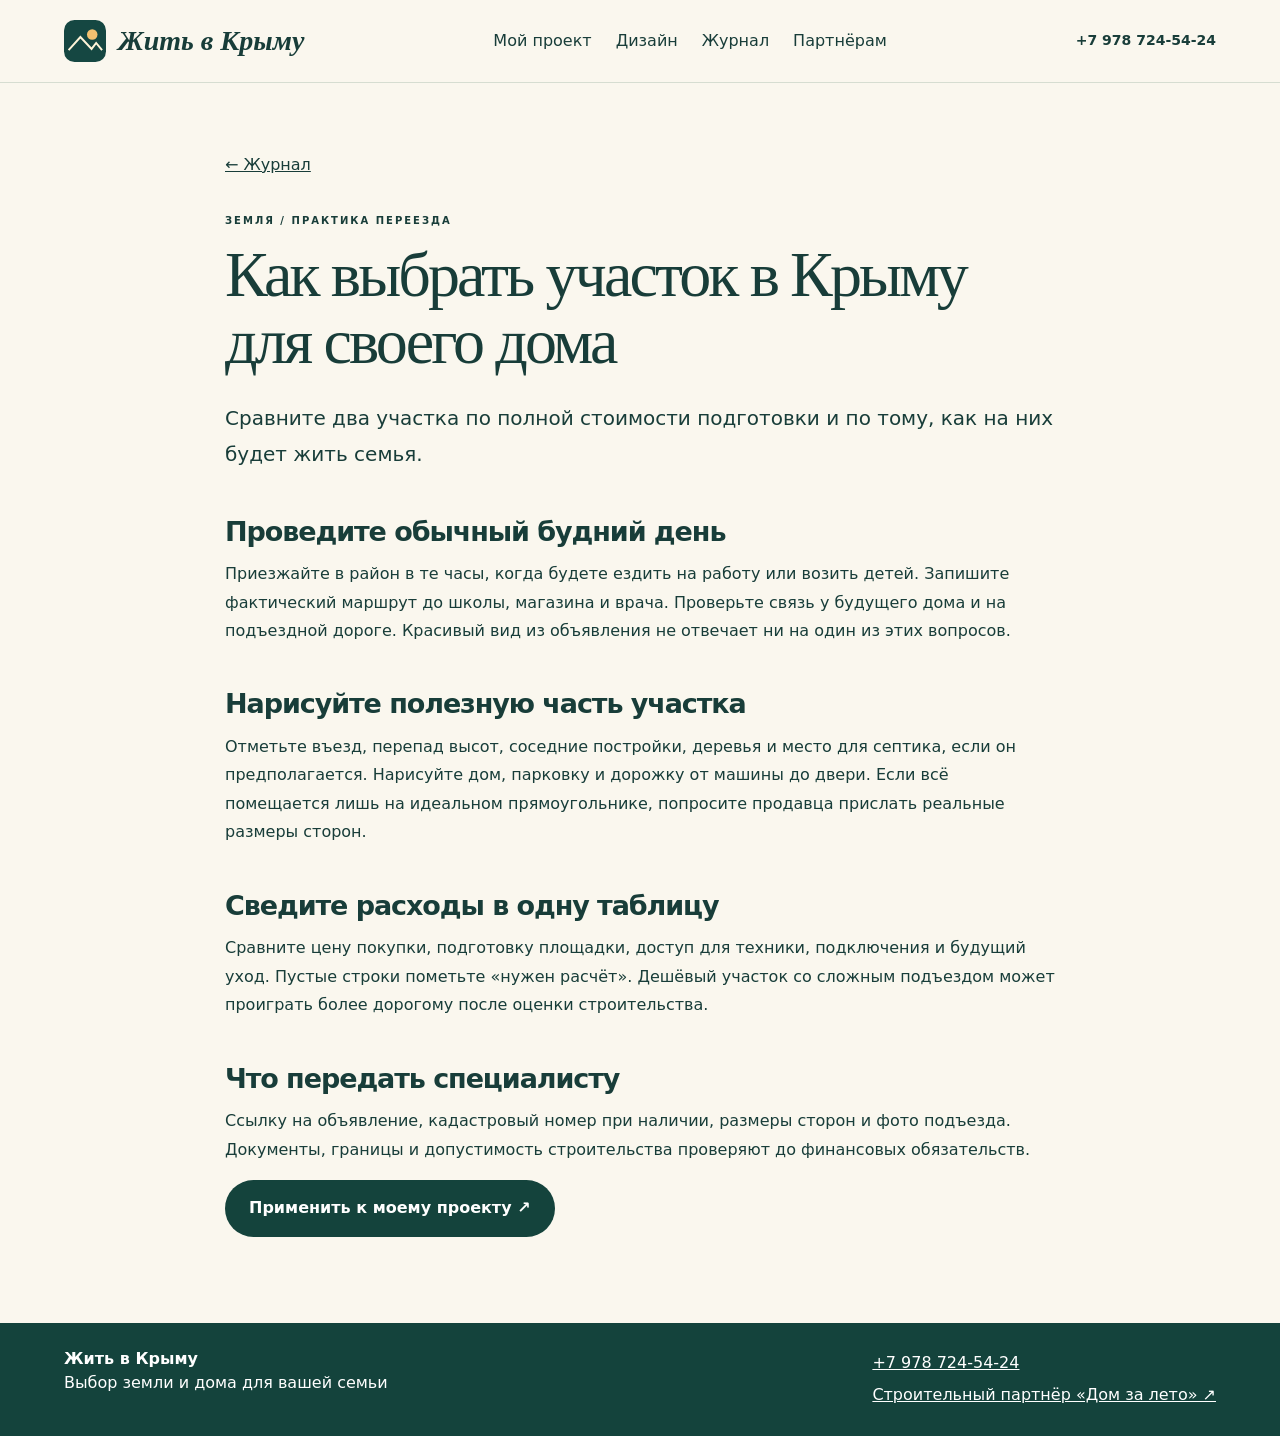
<file: journal/vybor-uchastka.html>
<!doctype html><html lang="ru"><head><meta charset="utf-8">
<meta name="viewport" content="width=device-width,initial-scale=1">
<title>Как выбрать участок в Крыму для своего дома · Жить в Крыму</title>
<meta name="description" content="Сравните два участка по полной стоимости подготовки и по тому, как на них будет жить семья.">
<link rel="canonical" href="https://sanatsergej-cmyk.github.io/zhit-v-krymu/journal/vybor-uchastka.html">
<link rel="icon" href="../assets/mark.svg"><link rel="stylesheet" href="../site.css">
</head><body><header><a class="brand" href="../index.html"><img src="../assets/mark.svg" width="42" height="42" alt="">Жить в Крыму</a><nav><a href="../quiz.html">Мой проект</a><a href="../design.html">Дизайн</a><a href="../journal/index.html">Журнал</a><a href="../partners.html">Партнёрам</a></nav><a class="phone" href="tel:+79787245424">+7 978 724-54-24</a></header><main><article class="reading"><a href="index.html">← Журнал</a><small>Земля / Практика переезда</small><h1>Как выбрать участок в Крыму для своего дома</h1><p class="lead">Сравните два участка по полной стоимости подготовки и по тому, как на них будет жить семья.</p><h2>Проведите обычный будний день</h2><p>Приезжайте в район в те часы, когда будете ездить на работу или возить детей. Запишите фактический маршрут до школы, магазина и врача. Проверьте связь у будущего дома и на подъездной дороге. Красивый вид из объявления не отвечает ни на один из этих вопросов.</p><h2>Нарисуйте полезную часть участка</h2><p>Отметьте въезд, перепад высот, соседние постройки, деревья и место для септика, если он предполагается. Нарисуйте дом, парковку и дорожку от машины до двери. Если всё помещается лишь на идеальном прямоугольнике, попросите продавца прислать реальные размеры сторон.</p><h2>Сведите расходы в одну таблицу</h2><p>Сравните цену покупки, подготовку площадки, доступ для техники, подключения и будущий уход. Пустые строки пометьте «нужен расчёт». Дешёвый участок со сложным подъездом может проиграть более дорогому после оценки строительства.</p><h2>Что передать специалисту</h2><p>Ссылку на объявление, кадастровый номер при наличии, размеры сторон и фото подъезда. Документы, границы и допустимость строительства проверяют до финансовых обязательств.</p><p><a class="btn" href="../quiz.html">Применить к моему проекту ↗</a></p></article></main><footer><div><strong>Жить в Крыму</strong><p>Выбор земли и дома для вашей семьи</p></div><div><a href="tel:+79787245424">+7 978 724-54-24</a><a href="https://sanatsergej-cmyk.github.io/dom-za-leto/#/technology">Строительный партнёр «Дом за лето» ↗</a></div></footer></body></html>
</file>
<file: site.css>
:root{--ink:#183d39;--paper:#faf7ee;--gold:#ffc771;--line:#d6ddd1;--pine:#14433c}*{box-sizing:border-box}body{margin:0;background:var(--paper);color:var(--ink);font:16px/1.55 system-ui,sans-serif}a{color:inherit}header,footer{display:flex;align-items:center;justify-content:space-between;padding:20px 5%;gap:20px}header{border-bottom:1px solid var(--line)}.brand{display:flex;align-items:center;gap:12px;font:bold italic 28px Georgia,serif;text-decoration:none}.phone{font-size:14px;font-weight:600;white-space:nowrap}nav{display:flex;gap:24px}nav a,.phone{text-decoration:none}nav a:hover{text-decoration:underline}section{padding:72px 7%}h1,h2,h3,p{margin-top:0}h1,h2{font:normal clamp(44px,6.5vw,100px)/1.04 Georgia,serif;letter-spacing:-.045em;margin:14px 0 26px}h2{font-size:clamp(37px,4.5vw,69px)}h3{font-size:24px;line-height:1.18;letter-spacing:-.03em}small{font-size:10px;letter-spacing:2px;font-weight:650;text-transform:uppercase}.hero{position:relative;margin:0 14px;border-radius:24px;min-height:clamp(590px,78vh,840px);padding:70px 6%;display:flex;align-items:center;color:white;background:linear-gradient(90deg,#102d26c9,transparent 85%),url(assets/hero.webp) center/cover}.hero h1 i{color:#ffe3a5}.hero p{max-width:490px;font-size:18px}.hero>span{position:absolute;bottom:16px;right:22px;font-size:10px}.btn,button{font:inherit;cursor:pointer}.btn{display:inline-flex;align-items:center;background:var(--pine);color:white;text-decoration:none;border:1px solid transparent;border-radius:32px;padding:13px 23px;font-weight:600}.gold{background:var(--gold);color:#1b3633}.secondary{background:transparent;color:var(--ink);border-color:var(--line)}.cards{display:grid;grid-template-columns:repeat(3,1fr);gap:20px}.story,.box{background:#fffef9;border:1px solid var(--line);border-radius:20px;padding:28px}.story{text-decoration:none;display:block;transition:transform .2s}.story:hover{transform:translateY(-3px);border-color:#74937b}.story small{color:#687c64}.story h3{margin:22px 0 14px}.story p,.muted{color:#566a60}.duo,.work{display:grid;grid-template-columns:1fr 1fr;align-items:center;gap:6%}.duo img,.sample{width:100%;height:400px;object-fit:cover;border-radius:18px}.dark,footer{background:var(--pine);color:white}footer a{display:block;margin:8px 0}.reading,.studio{max-width:1180px;margin:auto}.reading{max-width:890px;padding:70px 30px}.reading small{display:block;margin:35px 0 10px}.reading h1,.studio h1{font-size:clamp(42px,5vw,72px)}.reading h2{font:550 27px/1.24 system-ui;margin:42px 0 12px;letter-spacing:-.04em}.reading p{line-height:1.78}.lead{font-size:20px}.studio{padding:50px 5% 80px}.studio .work{align-items:start;gap:24px;margin:24px 0}.stack{display:grid;gap:18px}.field{display:grid;gap:6px;font-weight:600;font-size:14px}.field input,.field select,.field textarea{width:100%;font:inherit;font-weight:400;padding:12px;border:1px solid #a8b7a7;background:white;color:var(--ink);border-radius:8px}.field textarea{min-height:90px}.row,.actions{display:flex;gap:14px;flex-wrap:wrap}.row>.field{flex:1;min-width:130px}.actions{margin:23px 0}.note{font-size:13px;background:#edf1e4;border-left:3px solid #709473;padding:12px 16px;border-radius:5px}.err{color:#923d22;font-weight:600}.step{font-size:12px;color:#6c786a;letter-spacing:.03em}.step b{color:var(--pine)}.meter{height:4px;background:var(--line);margin:18px 0 26px}.meter i{display:block;height:100%;background:#b46a3d}.art{background:#e8ecdb;border-radius:18px;overflow:hidden}.art img{width:100%;height:300px;object-fit:cover;display:block}.art p{padding:18px;margin:0}.price{font-size:26px;font-weight:600}.result h2{font-size:38px}.sheet{border-bottom:1px solid var(--line);padding:12px 0;display:flex;gap:18px;justify-content:space-between}.plot{width:100%;max-height:380px;display:block;background:#edf0df;border-radius:16px}.print-title{display:none}:focus-visible{outline:3px solid #bd7438;outline-offset:3px}
@media(max-width:900px){header{flex-wrap:wrap}nav{order:3;width:100%;overflow:auto;font-size:14px}.cards{grid-template-columns:repeat(2,1fr)}section{padding:54px 5%}.work{grid-template-columns:1fr 1fr}.brand{font-size:25px}}
@media(max-width:650px){.duo,.work,.studio .work,.cards{grid-template-columns:1fr}.phone{font-size:12px}.hero{margin:0 6px;min-height:560px;padding:35px 7%;background-position:60% center}.hero>span{font-size:8px}.hero p{font-size:16px}header{gap:12px;padding:14px 5%}nav{gap:20px}.duo img,.sample{height:270px}.duo{gap:24px}.studio .work>.art{order:2}.art img{height:200px}.box,.story{padding:20px}footer{flex-direction:column;align-items:start}.row>.field{min-width:110px}.sheet{display:block}.sheet b{display:block}.studio{padding-top:32px}}
@media print{header,footer,.actions,.noprint,.studio>small{display:none!important}body,.box{background:white}.studio{padding:0;max-width:none}.studio .work{display:block}.plot{max-height:270px}.box,li,.sheet{break-inside:avoid}.print-title{display:block}a{text-decoration:none}.price{font-size:20px}}
[hidden]{display:none!important}
</file>
